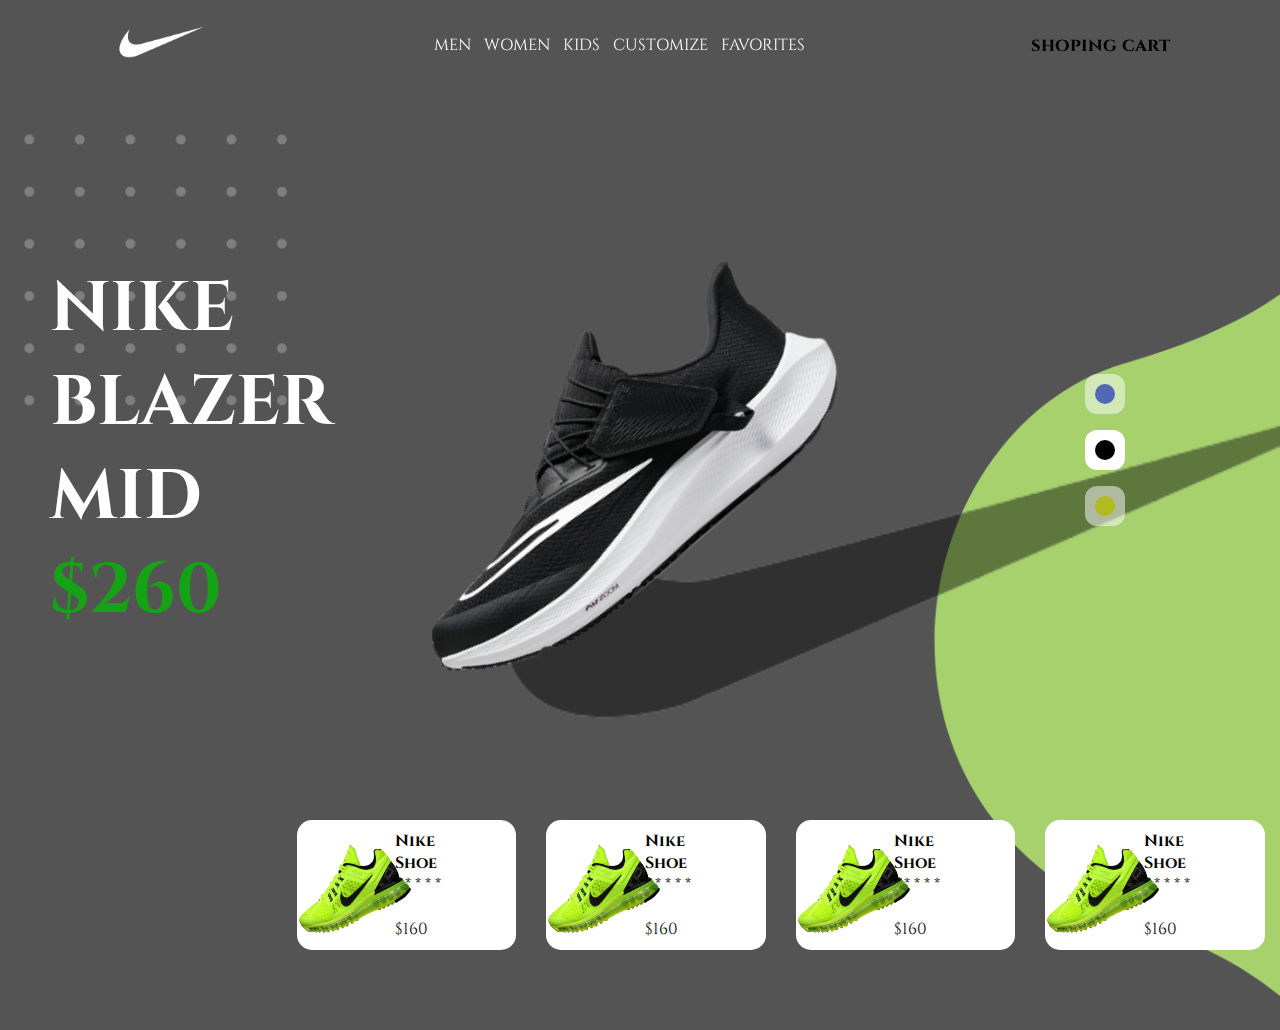
<file: product Landing Page (shoe)/html/index.html>
<!DOCTYPE html>
<html lang="en">
<head>
    <meta charset="UTF-8">
    <meta http-equiv="X-UA-Compatible" content="IE=edge">
    <meta name="viewport" content="width=device-width, initial-scale=1.0">

    <link rel="preconnect" href="https://fonts.googleapis.com"><link rel="preconnect" href="https://fonts.gstatic.com" crossorigin><link href="https://fonts.googleapis.com/css2?family=Roboto:wght@400;500;700&display=swap" rel="stylesheet">
    <link rel="preconnect" href="https://fonts.googleapis.com"><link rel="preconnect" href="https://fonts.gstatic.com" crossorigin><link href="https://fonts.googleapis.com/css2?family=Oswald:wght@400;500&display=swap" rel="stylesheet">
    <link rel="preconnect" href="https://fonts.googleapis.com"><link rel="preconnect" href="https://fonts.gstatic.com" crossorigin><link href="https://fonts.googleapis.com/css2?family=Cinzel:wght@500&display=swap" rel="stylesheet">

    <link rel="stylesheet" href="../css/style.css">
    <title>Ecommerce store</title>
</head>
<body>
    <div class="container">
        <nav class="nav_bar">   
            <div class="logo_container">
                <img src="../assets/images/vecteezy_nike-logo-black-clothes-design-icon-abstract-football-vector_10994232-removebg-preview.png" alt="">
            </div>
            <div class="nav_links_container">
                <ul class="nav_links">
                    <li><a href="#">MEN</a></li>
                    <li><a href="#">WOMEN</a></li>
                    <li><a href="#">KIDS</a></li>
                    <li><a href="#">CUSTOMIZE</a></li>
                    <li><a href="#">FAVORITES</a></li>
                </ul>
            </div>
            <div class="cart">
                <h3>shoping cart</h3>
            </div>
        </nav>
        <section class="sec_1">
            <div class="productName">
                <h1>NIKE</h1>
                <h1>BLAZER</h1>
                <h1>MID</h1>
                <h1 id="price">$260</h1>
            </div>
            
            <div class="productImage">
                <img src="../assets/images/product/pegasus-flyease-easy-on-off-road-running-shoes-RlnnC7-removebg-preview.png" alt="">
            </div>

            <div class="swatches">
                <div class="color"><div class="circle"></div></div>
                <div class="color"><div class="circle"></div></div>
                <div class="color"><div class="circle"></div></div>
            </div>

        </section>
        <section class="sec_2">
            <div class="tile">

            </div>
            <div class="card_container">
                <div class="card">
                    <div class="imgBx">
                        <img src="../assets/images/product/image.png" alt="">
                    </div>
                    <div class="desc">
                        <h4>Nike Shoe</h4>
                        <span>* * * * *</span>
                        <br>
                        <p>$160</p>
                    </div>
                </div>
                <div class="card">
                    <div class="imgBx">
                        <img src="../assets/images/product/image.png" alt="">
                    </div>
                    <div class="desc">
                        <h4>Nike Shoe</h4>
                        <span>* * * * *</span>
                        <br>
                        <p>$160</p>
                    </div>
                </div>
                <div class="card">
                    <div class="imgBx">
                        <img src="../assets/images/product/image.png" alt="">
                    </div>
                    <div class="desc">
                        <h4>Nike Shoe</h4>
                        <span>* * * * *</span>
                        <br>
                        <p>$160</p>
                    </div>
                </div>
                <div class="card">
                    <div class="imgBx">
                        <img src="../assets/images/product/image.png" alt="">
                    </div>
                    <div class="desc">
                        <h4>Nike Shoe</h4>
                        <span>* * * * *</span>
                        <br>
                        <p>$160</p>
                    </div>
                </div>
            </div>
        </section>

    </div>
</body>
</html>
</file>
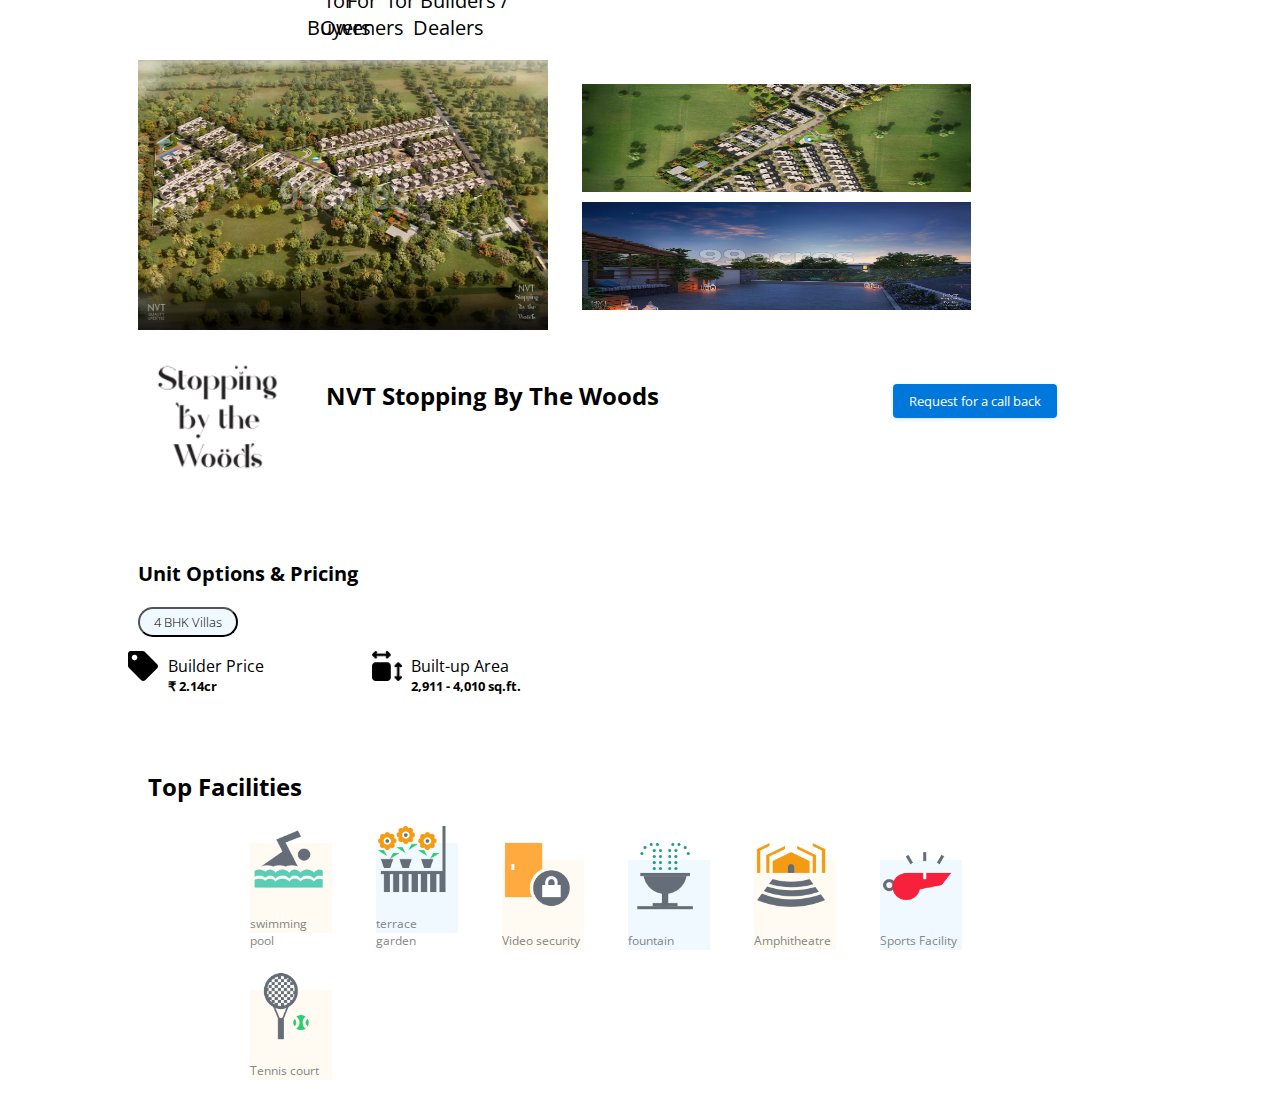
<file: real_estate/html/property1.html>
<!DOCTYPE html>
<html>
    <head>
        <meta charset="utf-8">
        <meta name="viewport" content="width=device-width, initial-scale=1">
        <link rel="stylesheet" href="../css/top.css">
        <link href="https://fonts.googleapis.com/css2?family=Open+Sans:wght@700&display=swap" rel="stylesheet">
    </head>

    <body>
        <!-- nav start -->
        <div class="navbar1">
            <div class="col">
                <div class="logo">

                </div>
            </div>
            
            <div class="col">

            </div>

            <div class="col"> 
                <div class="col_1">
                    <a href="#" class="nav_link">for Buyers</a>                    
                </div>
                        
                <div class="col_1">
                    <a href="#" class="nav_link">For Oweners</a>
                </div>
            </div>
            
            <div class="col"> 
                <a href="#" class="nav_link">for Buliders / Dealers</a>                
            </div>

            <div class="col"> 
                <a href="#" class="nav_links">Login</a>
            </div>
        </div>
        <!-- nav end -->

        <!-- image gallery -->
        <div class="gallery_container">
            <div class="gallery_img">
                <img src="../assets/prop1_img1.jpg" alt="">
            </div>
            <div class="gallery_img">
                <div class="gallery_img2">
                    <img src="../assets/prop1_img2.jpg" alt="">
                </div>
                <div class="gallery_img2">
                    <img src="../assets/prop1_img3.jpg" alt="">
                </div>
            </div>
        </div>
        <!-- image gallery -->

        <!-- name section -->
        <div class="name_section_contianer">
            <div class="logo_sec">
                <img src="../assets/porp_logo1.png" alt="">
            </div>
            <div class="name_sec">  
                <div class="name_sec_txt">
                    <h2>NVT Stopping By The Woods </h2>
                </div>
                <button class="request">Request for a call back</button>
            </div>  
        </div>
        <!-- name section -->
        

        <div class="spacer"></div>

        <div class="info_body">
            <div class="unit">
                <h1>Unit Options & Pricing</h1>
                <button class="bhk">4 BHK Villas</button>
            </div>

            <div class="price_info">
                <div class="sec1">
                    <div class="img_tag">
                        <img src="../assets/tag-solid.svg" alt="">
                    </div>
                </div>

                <div class="sec2">
                    <p>Builder Price</p>
                    <h5>₹ 2.14cr</h5>
                </div>

                <div class="sec1">
                    <div class="img_tag">
                        <img class="icon2"  src="../assets/area.png" alt="">
                    </div>
                </div>

                <div class="sec2">
                    <p>Built-up Area</p>
                    <h5>2,911 - 4,010 sq.ft.</h5>
                </div>

            </div>

            <div class="top_facilities_container">
                <h2>Top Facilities</h2>

                <div class="facilities_aligner">
                    <div class="facilitY_card">
                        <img src="../assets/swimming_pool.png" alt="">
                        <p>swimming pool</p>
                    </div>
                    <div class="facilitY_card2">
                        <img src="../assets/terrace_garden.png" alt="">
                        <p>terrace garden</p>
                    </div>
                    <div class="facilitY_card">
                        <img src="../assets/video_security.png" alt="">
                        <p>Video security</p>
                    </div>
                    <div class="facilitY_card2">
                        <img src="../assets/fountain.png" alt="">
                        <p>fountain</p>
                    </div>
                    <div class="facilitY_card">
                        <img src="../assets/amphitheatre.png" alt="">
                        <p>Amphitheatre</p>
                    </div>
                    <div class="facilitY_card2">
                        <img src="../assets/sports_facility.png" alt="">
                        <p>Sports Facility</p>
                    </div>
                    <div class="facilitY_card">
                        <img src="../assets/lawn_tennis_court.png" alt="">
                        <p>Tennis court</p>
                    </div>
                </div>
            </div>
        </div>
    </body>
</html>
</file>
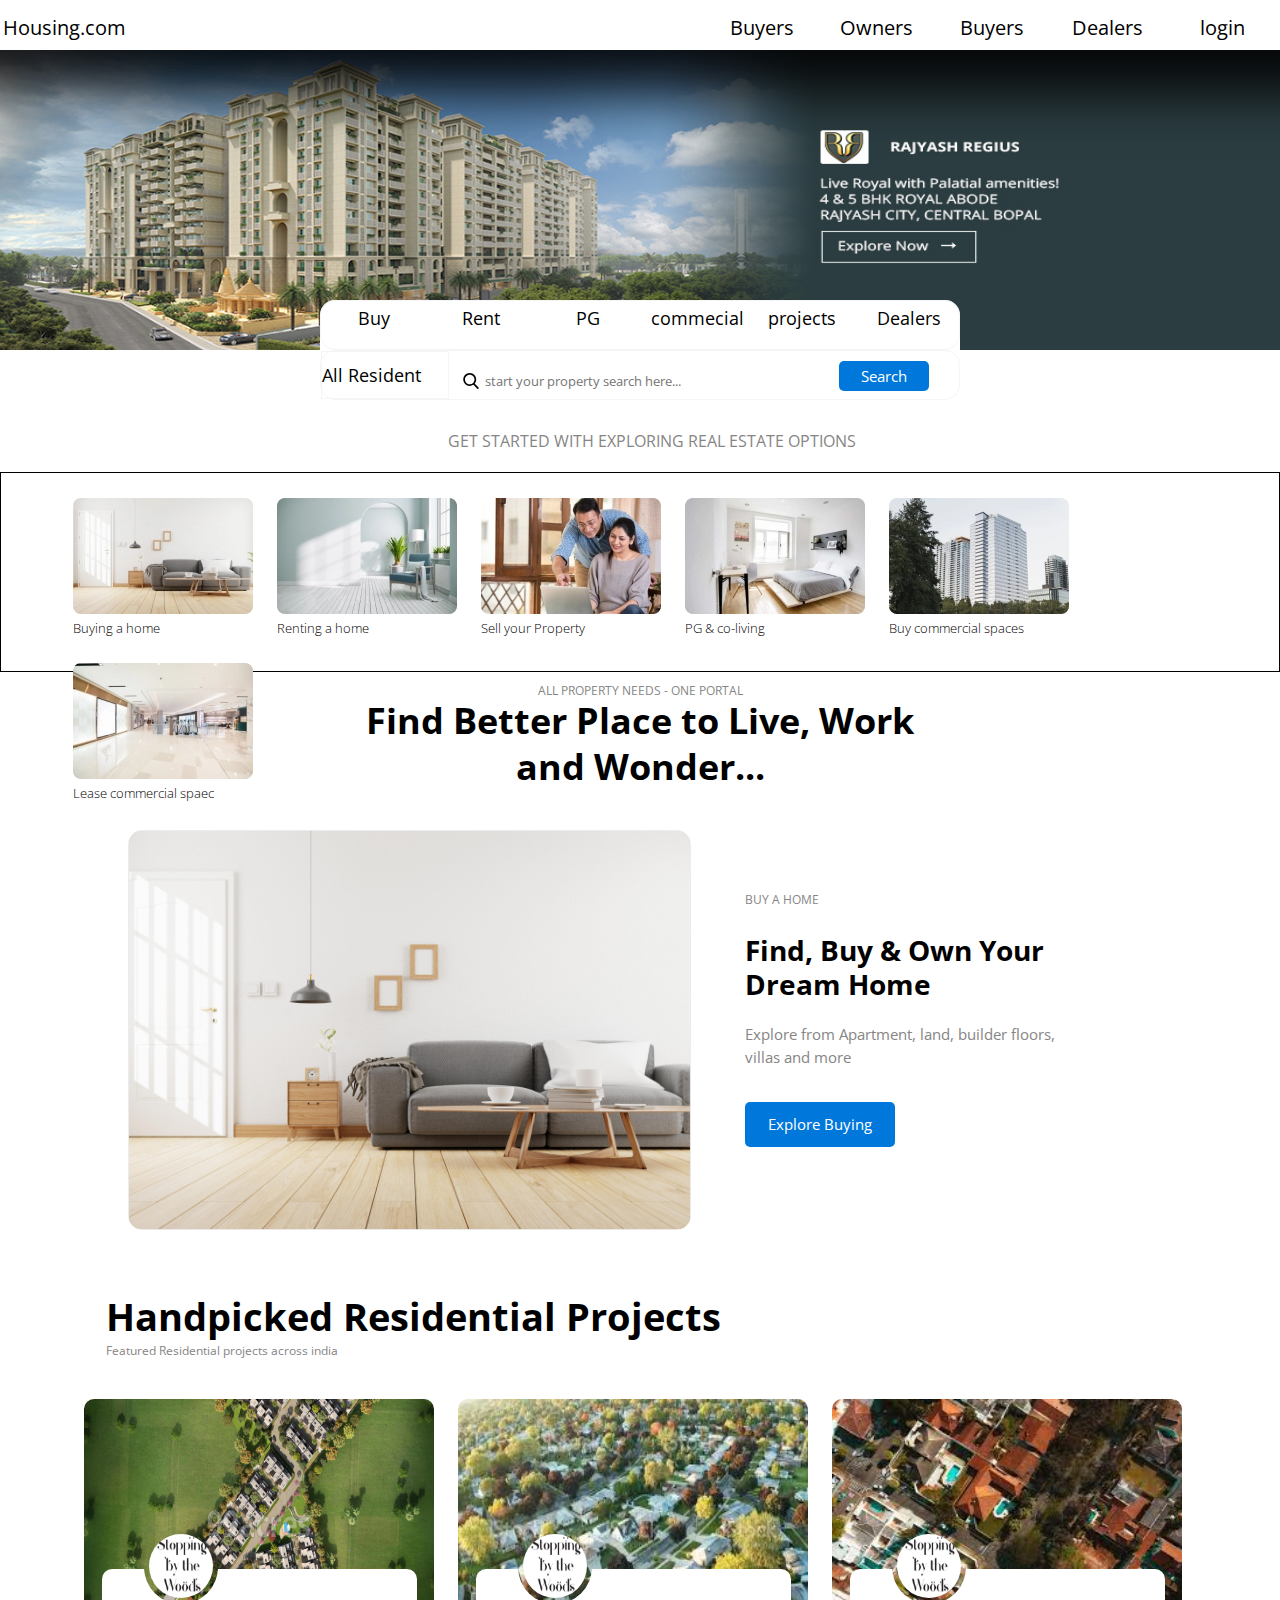
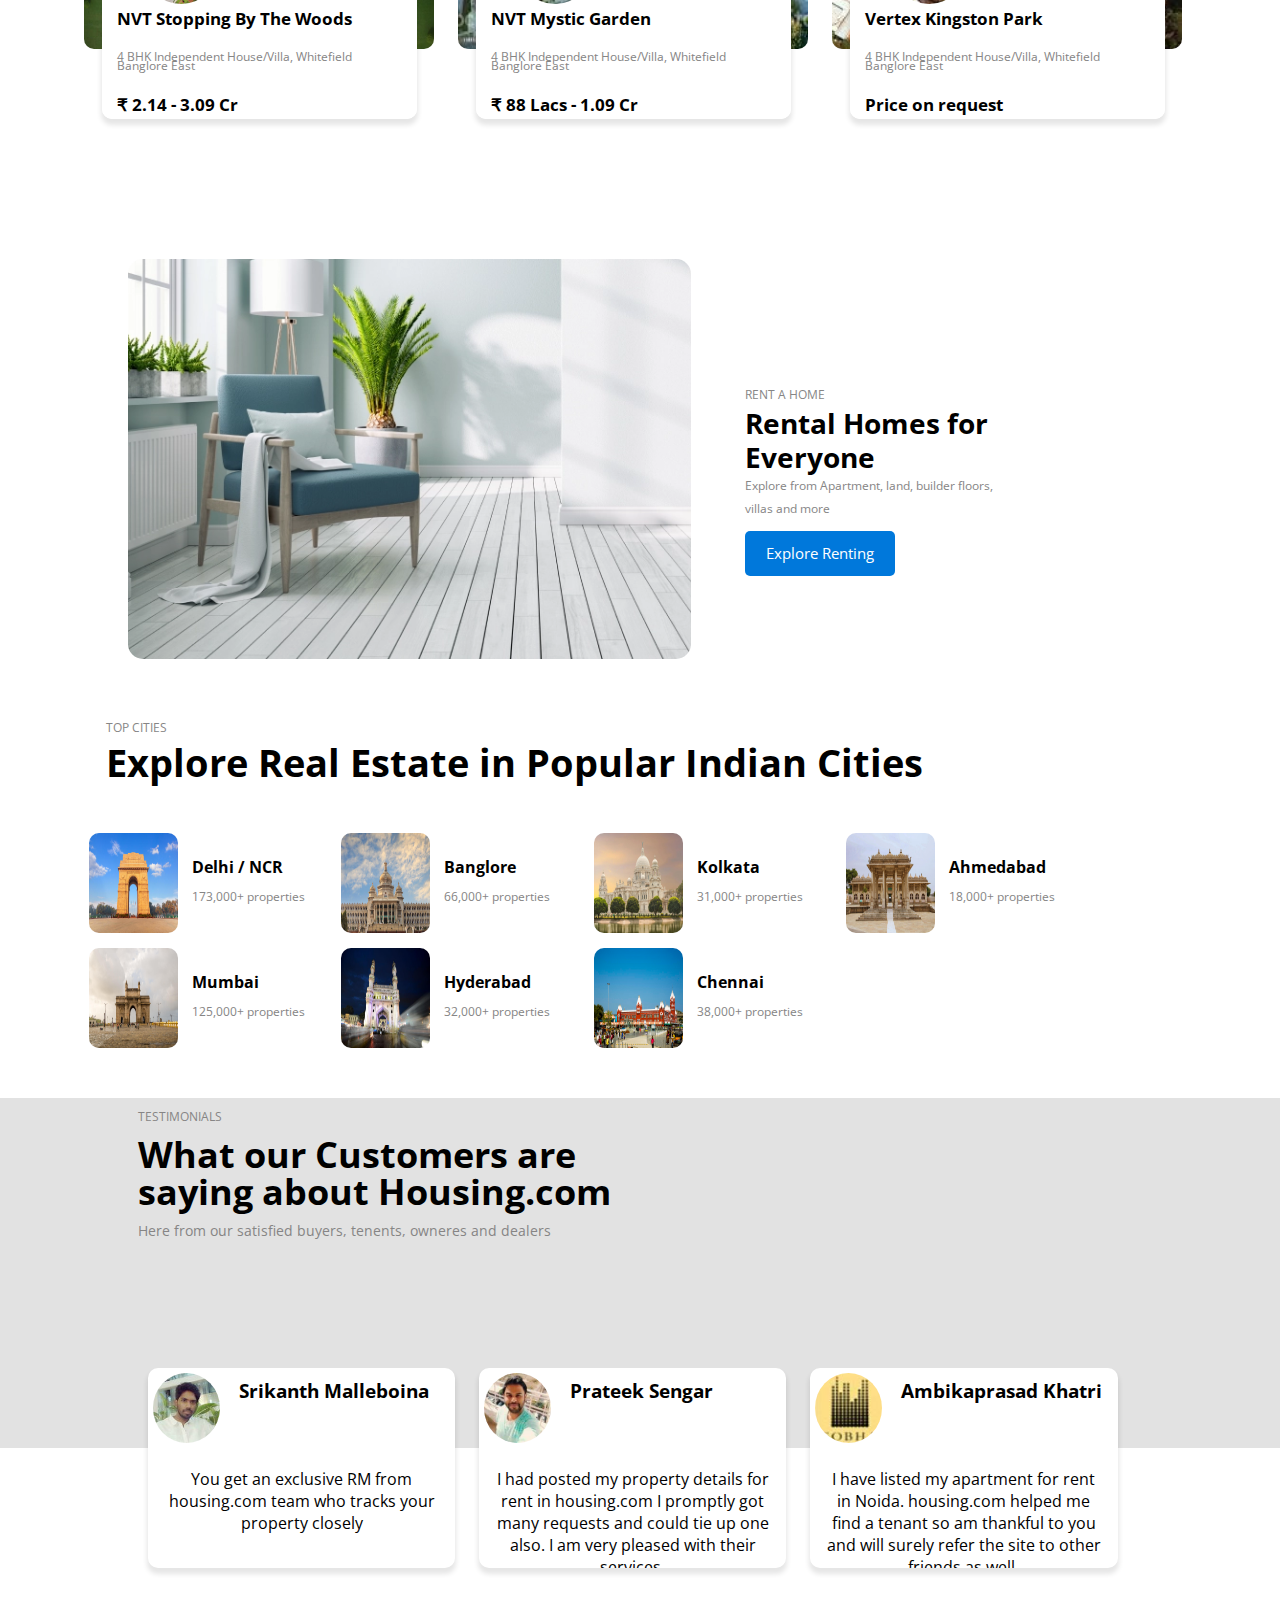
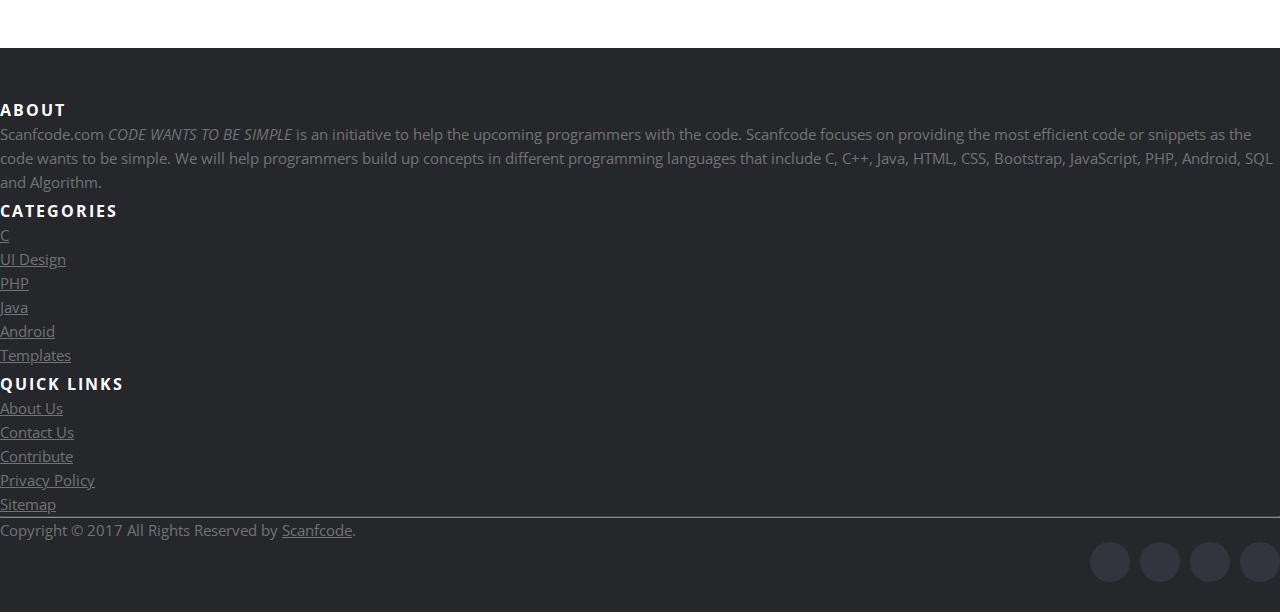
<file: real_estate/html/top.html>
<!DOCTYPE html>
<html class="no-js" lang="en">
    <head>
        <meta charset="utf-8">
        <meta name="viewport" content="width=device-width, initial-scale=1">
        <link rel="stylesheet" href="../css/top.css">
        <link href="https://fonts.googleapis.com/css2?family=Open+Sans:wght@700&display=swap" rel="stylesheet">
    </head>

    <body>
        <!-- nav start -->
        <div class="navbar1">
            <div class="col">
                <div class="logo">
                    <a href="#" class="nav_link">Housing.com</a>
                </div>
            </div>

            <div class="col_container"> 
                <div class="col_1">
                    
                </div>
                <div class="col_1">

                </div>
                <div class="col_1">

                </div>
                <div class="col_1">

                </div>
                <div class="col_1">

                </div>
                <div class="col_1">
                    <a href="#" class="nav_link">Buyers</a>                    
                </div>
                        
                <div class="col_1">
                    <a href="#" class="nav_link">Owners</a>
                </div>

                <div class="col_1">
                    <a href="#" class="nav_link">Buyers</a>                    
                </div>
                        
                <div class="col_1">
                    <a href="#" class="nav_link">Dealers</a>
                </div>

                <div class="col_1">
                    <a href="#" class="nav_link">login</a>
                </div>
            </div>
        </div>
        <!-- nav end -->


        <!-- banner start-->
        <div class="banner_container">
            <img class="gfg" src="../assets/banner2.png">
        </div>
        <!-- banner end-->

        <!-- nav2 start-->
        <div class="navbar2">

            <div class="nav_2"> 
                <div class="nav2_link">
                    <a href="#" class="nav2_link_txt">Buy</a>
                </div>
                <div class="nav2_link">
                    <a href="#" class="nav2_link_txt">Rent</a>
                </div>
                <div class="nav2_link">
                    <a href="#" class="nav2_link_txt">PG</a>
                </div>
                <div class="nav2_link">
                    <a href="#" class="nav2_link_txt">commecial</a>
                </div>
                <div class="nav2_link">
                    <a href="#" class="nav2_link_txt">projects</a>
                </div>  
                <div class="nav2_link">
                    <a href="#" class="nav2_link_txt">Dealers</a>
                </div>
            </div>            
            <div class="nav_2">
                <div class="nav2_link2">
                    <a class="nav2_link_txt" href="#">All Resident</a>
                </div>
                <div class="serachBox">
                    <img class="search-icon" src="[data-uri]" />
                    <input type="search" placeholder="start your property search here..."/>
                </div>
                <input type="button" name="search" id="search_btn" value="Search">
            </div>            
        </div>
        <!-- nav2 end -->

        <div class="section">
            <p>GET STARTED WITH EXPLORING REAL ESTATE OPTIONS</p>
        </div>
        
        <div class="card_container">
            <div class="cardaligner">
                <div class="card">
                    <img src="../assets/smol_banner1.webp" alt="">
                    <p>Buying a home</p>
                </div>
                <div class="card">
                    <img src="../assets/smol_banner2.webp" alt="">
                    <p>Renting a home</p>
                </div>
                <div class="card">
                    <img src="../assets/smol_banner3.webp" alt="">
                    <p>Sell your Property</p>
                </div>
                <div class="card">
                    <img src="../assets/smol_banner4.webp" alt="">
                    <p>PG & co-living</p>
                </div>
                <div class="card">
                    <img src="../assets/smol_banner5.webp" alt="">
                    <p>Buy commercial spaces</p>
                </div>
                <div class="card">
                    <img src="../assets/smol_banner6.webp" alt="">
                    <p>Lease commercial spaec</p>
                </div>
            </div>
        </div>

        <div class="section_2">
            <p>ALL PROPERTY NEEDS - ONE PORTAL</p>
        </div>

        <div class="bold_sec">
            <h1>Find Better Place to Live, Work</h1>
            <br>
            <h1>and Wonder...</h1>
        </div> <br>

        <div class="buy_sec_container">
            <div class="buy_sec">
                <img src="../assets/buy_sec.png" alt="">

                <div class="text_sec">
                    <p>BUY A HOME</p> <br> <br>
                    <h2>Find, Buy & Own Your</h2> <br>
                    <h2>Dream Home</h2> <br> <br>
                    <p id="p2">Explore from Apartment, land, builder floors,</p> <br>
                    <p id="p2">villas and more</p> <br> <br>
                    <input type="button" name="Explore Buying" id="exp_buy" value="Explore Buying"/>
                </div>
            </div>
        </div>
        
        <div class="bold_sec2">
            <h1>Handpicked Residential Projects</h1>
            <p>Featured Residential projects across india</p>
        </div>

        <!-- property card start -->
        <div class="prop_card_container">
            <div class="prop_card">
                <div class="img_box">
                    <img src="../assets/prop1.jpg" alt="">
                </div>
                <div class="txt_box">
                    <div class="txt">
                        <h3>NVT Stopping By The Woods</h3> <br>
                        <p>4 BHK Independent House/Villa, Whitefield
                        Banglore East</p><br>
                        <h3>₹ 2.14 - 3.09 Cr</h3>
                    </div>
                </div>

                <img src="../assets/porp_logo1.png" alt="" class="prop_logo">
                
            </div>

            <div class="prop_card">
                <div class="img_box">
                    <img src="../assets/prop2.jpg" alt="">
                </div>
                <div class="txt_box">
                    <div class="txt">
                        <h3>NVT Mystic Garden</h3> <br>
                        <p>4 BHK Independent House/Villa, Whitefield</p>
                        <p>Banglore East</p> <br>
                        <h3>₹ 88 Lacs - 1.09 Cr</h3>
                    </div>
                </div>

                <img src="../assets/porp_logo1.png" alt="" class="prop_logo">
                
            </div>

            <div class="prop_card">
                <div class="img_box">
                    <img src="../assets/prop3.jpg" alt="">
                </div>
                <div class="txt_box">
                    <div class="txt">
                        <h3>Vertex Kingston Park</h3> <br>
                        <p>4 BHK Independent House/Villa, Whitefield</p>
                        <p>Banglore East</p> <br>
                        <h3>Price on request</h3>
                    </div>
                </div>

                <img src="../assets/porp_logo1.png" alt="" class="prop_logo">
                
            </div>
        </div>
        <!-- property card end -->

        <div class="buy_sec_container">
            <div class="buy_sec">
                <img src="../assets/rent_banner.webp" alt="">

                <div class="text_sec">
                    <p>RENT A HOME</p> <br>
                    <h2>Rental Homes for</h2> <br>
                    <h2>Everyone    </h2> <br>
                    <p>Explore from Apartment, land, builder floors,</p> <br>
                    <p>villas and more</p> <br>
                    <input type="button" name="Explore Buying" id="exp_buy" value="Explore Renting"/>
                </div>
            </div>
        </div>

        <div class="bold_sec2">
            <p>TOP CITIES</p>
            <h1>Explore Real Estate in Popular Indian Cities</h1>
        </div>

        <div class="cities_container">
            <div class="cities_card">
                <div class="city_img">
                    <img src="../assets/city1.jpg" alt="">
                </div>
                <div class="city_txt_box">
                    <div class="city_txt">
                        <h2>Delhi / NCR</h2> 
                        <p>173,000+ properties</p>
                    </div>
                </div>
            </div>
            <div class="cities_card">
                <div class="city_img">
                    <img src="../assets/city2.jpg" alt="">
                </div>
                <div class="city_txt_box">
                    <div class="city_txt">
                        <h2>Banglore</h2>
                        <p>66,000+ properties</p>
                    </div>
                </div>
            </div>
            <div class="cities_card">
                <div class="city_img">
                    <img src="../assets/city3.jpg" alt="">
                </div>
                <div class="city_txt_box">
                    <div class="city_txt">
                        <h2>Kolkata</h2>
                        <p>31,000+ properties</p>
                    </div>
                </div>
            </div>
            <div class="cities_card">
                <div class="city_img">
                    <img src="../assets/city4.jpg" alt="">
                </div>
                <div class="city_txt_box">
                    <div class="city_txt">
                        <h2>Ahmedabad</h2>
                        <p>18,000+ properties</p>
                    </div>
                </div>
            </div>
            <div class="cities_card">
                <div class="city_img">
                    <img src="../assets/city5.jpg" alt="">
                </div>
                <div class="city_txt_box">
                    <div class="city_txt">
                        <h2>Mumbai</h2>
                        <p>125,000+ properties</p>
                    </div>
                </div>
            </div>
            <div class="cities_card">
                <div class="city_img">
                    <img src="../assets/city6.jpg" alt="">
                </div>
                <div class="city_txt_box">
                    <div class="city_txt">
                        <h2>Hyderabad</h2>
                        <p>32,000+ properties</p>
                    </div>
                </div>
            </div>
            <div class="cities_card">
                <div class="city_img">
                    <img src="../assets/city7.jpg" alt="">
                </div>
                <div class="city_txt_box">
                    <div class="city_txt">
                        <h2>Chennai</h2>
                        <p>38,000+ properties</p>
                    </div>
                </div>
            </div>
        </div>

        <div class="strip_sec">
            <div class="strip_content">
                <p>TESTIMONIALS</p> <br>
                <h1>What our Customers are</h1> <br>
                <h1>saying about Housing.com</h1> <br>
                <p id="p3">Here from our satisfied buyers, tenents, owneres and dealers</p>
            </div>     
        </div>

        <div class="testimonials_container">
            <div class="testimonial">
                <div class="profile">
                    <div class="profile_img">
                        <img src="../assets/test_user1.jfif" alt="">
                    </div>
                    <div class="name">
                        <div class="name_txt">
                            <h3>Srikanth Malleboina</h3>
                        </div>
                    </div>
                </div>
                <div class="testimonial_content">
                    <p>You get an exclusive RM from housing.com team who tracks your property closely</p>
                </div>
            </div>
            <div class="testimonial">
                <div class="profile">
                    <div class="profile_img">
                        <img src="../assets/test_user2.jfif" alt="">
                    </div>
                    <div class="name">
                        <div class="name_txt">
                            <h3>Prateek Sengar</h3>
                        </div>
                    </div>
                </div>
                <div class="testimonial_content">
                    <p>I had posted my property details for rent in housing.com I promptly got many requests and could tie up one also. I am very pleased with their services.</p>
                </div>
            </div>
            <div class="testimonial">
                <div class="profile">
                    <div class="profile_img">
                        <img src="../assets/test_user3.jfif" alt="">
                    </div>
                    <div class="name">
                        <div class="name_txt">
                            <h3>Ambikaprasad Khatri</h3>
                        </div>
                    </div>
                </div>
                <div class="testimonial_content">
                    <p>I have listed my apartment for rent in Noida.
                        housing.com helped me find a tenant so am thankful to you and will surely refer the site to other friends as well.
                        
                        </p>
                </div>
            </div>
        </div>

          <!-- Site footer -->
    <footer class="site-footer">
        <div class="container">
          <div class="row">
            <div class="col-sm-12 col-md-6">
              <h6>About</h6>
              <p class="text-justify">Scanfcode.com <i>CODE WANTS TO BE SIMPLE </i> is an initiative  to help the upcoming programmers with the code. Scanfcode focuses on providing the most efficient code or snippets as the code wants to be simple. We will help programmers build up concepts in different programming languages that include C, C++, Java, HTML, CSS, Bootstrap, JavaScript, PHP, Android, SQL and Algorithm.</p>
            </div>
  
            <div class="col-xs-6 col-md-3">
              <h6>Categories</h6>
              <ul class="footer-links">
                <li><a href="http://scanfcode.com/category/c-language/">C</a></li>
                <li><a href="http://scanfcode.com/category/front-end-development/">UI Design</a></li>
                <li><a href="http://scanfcode.com/category/back-end-development/">PHP</a></li>
                <li><a href="http://scanfcode.com/category/java-programming-language/">Java</a></li>
                <li><a href="http://scanfcode.com/category/android/">Android</a></li>
                <li><a href="http://scanfcode.com/category/templates/">Templates</a></li>
              </ul>
            </div>
  
            <div class="col-xs-6 col-md-3">
              <h6>Quick Links</h6>
              <ul class="footer-links">
                <li><a href="http://scanfcode.com/about/">About Us</a></li>
                <li><a href="http://scanfcode.com/contact/">Contact Us</a></li>
                <li><a href="http://scanfcode.com/contribute-at-scanfcode/">Contribute</a></li>
                <li><a href="http://scanfcode.com/privacy-policy/">Privacy Policy</a></li>
                <li><a href="http://scanfcode.com/sitemap/">Sitemap</a></li>
              </ul>
            </div>
          </div>
          <hr>
        </div>
        <div class="container">
          <div class="row">
            <div class="col-md-8 col-sm-6 col-xs-12">
              <p class="copyright-text">Copyright &copy; 2017 All Rights Reserved by 
           <a href="#">Scanfcode</a>.
              </p>
            </div>
  
            <div class="col-md-4 col-sm-6 col-xs-12">
              <ul class="social-icons">
                <li><a class="facebook" href="#"><i class="fa fa-facebook"></i></a></li>
                <li><a class="twitter" href="#"><i class="fa fa-twitter"></i></a></li>
                <li><a class="dribbble" href="#"><i class="fa fa-dribbble"></i></a></li>
                <li><a class="linkedin" href="#"><i class="fa fa-linkedin"></i></a></li>   
              </ul>
            </div>
          </div>
        </div>
  </footer>
    </body>
</html>
</file>
<file: product Landing Page (shoe)/css/style.css>
@import url('https://fonts.googleapis.com/css2?family=Roboto:wght@400;500;700&display=swap');
@import url('https://fonts.googleapis.com/css2?family=Oswald:wght@400;500&display=swap');
@import url('https://fonts.googleapis.com/css2?family=Cinzel:wght@500&display=swap');


*{
    box-sizing: border-box;
    margin: 0;
    padding: 0;
}

body{
    font-family: 'Roboto', sans-serif;
    font-family: 'Oswald', sans-serif;
    font-family: 'Cinzel', serif;
    font-weight: 400;
    overflow-x: hidden;
}

a{
    text-decoration: none;
    color: white;
}

.container{
    min-width: 100vw;
    min-height: 100vh;
    display: flex;
    flex-direction: column;
    background-image: url(../assets/images/Untitled\ design.png);
    background-repeat: no-repeat;
    background-size: cover;
}

.nav_bar{
    display: flex;
    position: fixed;
    flex-direction: row;
    justify-content: space-around;
    align-items: center;
    height: 90px;
    max-height: 90px;
    width: 100vw;
    background: transparent;
    z-index: 2;
}

.logo_container{
    height: 100%;
    overflow: hidden;
}

.logo_container > img{
    width: 100%;
    height: 90%;
    filter: invert();
}

.nav_links_container{
    width: 30%;
    display: flex;
    justify-content: start;
    
}

.nav_links{
    list-style-type: none;
    width: 100%;
    display: flex;
    justify-content: space-around;
}

.nav_links > li{
    float: left;
}

.sec_1{
    min-width: 100%;
    min-height: 100vh;
    background-color: transparent;
    z-index: 1;
    display: flex;
    flex-direction: row;
    justify-content: space-around;
    align-items: center;
}

.productName{
    display: flex;
    flex-direction: column;
}

.productName > h1{
    color: white;
    font-size: 70px;
}

#price{
    color: rgb(21, 163, 21);
}

.productImage{
    overflow: hidden;
    display: flex;
    justify-content: start;
    
}

.productImage > img{
    transform: scale(1.3) rotate(-40deg) translate(-40px, -50px);

}

.swatches{
    width: 250px;
    display: flex;
    flex-direction: column;
    justify-content: center;
    align-items: center;
    gap: 1rem;
}

.color{
    background-color: white;
    width: 40px;
    height: 40px;
    border-radius: 12px;
    opacity: 50%;
    display: flex;
    justify-content: center;
    align-items: center;
}

.circle{
    width: 50%;
    height: 50%;
    border-radius: 50%;
}

.color:nth-child(1) > .circle{
    background-color: blue;
}
.color:nth-child(2) > .circle{
    background-color: black;
}
.color:nth-child(3) > .circle{
    background-color: yellow;
}

.color:nth-child(2){
    opacity: 100%;
}

.sec_2{
    width: 100%;
    height: 130px;
    display: flex;
    flex-direction: row;
    gap: 2rem;
    justify-content: space-between;
}

.tile{
    width: 20%;
}

.card_container{
    width: 80%;
    display: flex;
    flex-direction: row;
    justify-content: space-around;
}

.card{
    height: 100%;
    width: 22%;
    background-color: white;
    position: relative;
    bottom: 80px;
    display: flex;
    justify-content: space-between;
    flex-direction: row;
    border-radius: 15px;
}

.imgBx{
    width: 45%;
    height: 100%;
    border-radius: 15px 0 0 15px;
    transition: 0.5s ease-in-out;
}

.imgBx img{
    width: 100%;
    height: 100%;
    transform:  rotate(-25deg) scale(1.2);
    transition: 0.5s ease-in-out;
}

.card:hover .imgBx{
    transform: translateY(-50px);
}

.card:hover .imgBx img{
    transform: translate(-2px, 1px) rotate(0deg) scale(1.4);
}

.desc{
    display: flex;
    margin-right: 35px;
    flex-direction: column;
    align-items: left;
    justify-content: center;
}
</file>
<file: real_estate/css/top.css>
* {
    box-sizing: border-box;
    margin: 0%;
    font-family: "Open Sans",Arial,Helvetica,sans-serif     
}
.navbar1{
    width: 100%;
    height: 50px;
    font-size: 0px;
    
}

.col{
    height: 100%;
    width: 10%;   
    display: inline-block;    
    text-align: center;
   
}

.col_container{
 height: 100%;
 width: 90%;
 
 display: inline-block;
 
}

.col_1{
    text-align: center;
    height: 100%;
    width: 10%;
    display: inline-block;
   
    
}


.nav_link{
    display: inline-block;
    font-size: 20px;
    color: black;
    position: relative;
    bottom: 15px;
    text-decoration: none;
}

.banner_container{
    height: 300px;
    width: 100%;
    overflow: hidden;
    
}


.gfg{
    position: relative;
    right: 900px;
    width: 250%;

    height: inherit;
}

.navbar2{
    border-radius: 15px;
    width: 50%;
    height: 100px;
    position: relative;
    margin: auto;
    top: -50px;
    background: white;
    align-content: center;
}

.nav_2{
    height: 50%;
    width: 100%;
    border: solid 1px whitesmoke;
    border-radius: 15px;   
    align-items: center;
    vertical-align: center;
    box-shadow: black;
}

.nav2_link{
    
    border-radius: 15px;
    height: 100%;
    width: 15.5%;
    display: inline-block;
    margin-left: 4px;
    vertical-align: middle;
    padding: 5px;
    text-align: center;
}

.nav2_link_txt{
    color: black;
    width: auto;
    text-decoration: none;
    font-size: 18px;
    text-align: center;
}

.nav2_link2{
    border: solid 1px whitesmoke;
    height: 100%;
    width: 20%;
    display: inline-block;
    align-content: center;
}

.serachBox{
   
    border-radius: 15px;
    height: 100%;
    width: 50%;
    display: inline-block;
}

.serachBox > img{
    position: relative;
    top: 7px;
    left: 10px;
}

.serachBox > input{
    width: 80%;
    height: 25px;
    position: relative;
    top: 4px;
    left: 10px;
    border: none;
}

#search_btn{
    float: right;
    margin-right: 30px;
    width: 90px;
    height: 30px;
    position: relative;
    top: 10px;
    background: #0078DB;
    color: white;
    border: none;
    border-radius: 5px;
    font-size: 15px;
}

.section{
    position: relative;
    top: -20px;
    width: 50%;
    margin: auto;
}

.section > p{
    color: rgb(134, 133, 133);
    padding-left: 20%;
}

.card_container{
    border: solid 1px black;
    width: 100%;
    height: 200px;
    /* margin: auto; */
    align-self: center;
}

.cardaligner{
   
    width: 95%;
    height: 95%;
    margin: auto;
    margin-top: 10px;
}

.card{
    
    border-radius: 15px;
    width: 160px;
    height: 80%;
    margin-top: 15px;
    margin-left: 40px;
    display: inline-block;   
}

.card > p{
    font-size: 13px;
    font-weight: lighter;
}

.section_2{
    width: 50%;
   font-size: 12px;
    margin: auto;
    margin-top: 10px;
    text-align: center;
}

.section_2 > p{
    color: rgb(134, 133, 133);
}


.bold_sec{
   font-size: 18px;
    width: 80%;
    margin: auto;
    margin-top: 10px;
    text-align: center;
    line-height: 23px;
}

.buy_sec_container{
    border-radius: 15px;   
    height: 400px;
    width: 80%;
    margin: auto;
    margin-top: 30px;
}

.buy_sec{
    height: inherit;
    vertical-align: center;
}

.buy_sec > img{
    border-radius: 15px;
    height: 100%;
    width: 55%;
    display: inline-block;
}

.text_sec{
    width: 40%;
    display: inline-block;
    position: relative;
    top: -100px;
    left: 50px;
}

.text_sec > p{
    font-size: 12px;
    color: rgb(134, 133, 133);
    line-height: 1px;
}

.text_sec > h2{
    font-size: 28px;
    line-height: 12px;
}

#p2{
    font: lighter;
    font-size: 15px;
}

#exp_buy{
     border-radius: 8px;
     width: 150px;
     height: 45px;
     background: #0078DB;
     color: white;
     border: none;
     border-radius: 5px;
     font-size: 15px;   
     text-align: center;
}

.bold_sec2{
     width: 85%;
     margin: auto;
     margin-top: 50px;
     padding: 10px;
        
}

.bold_sec2 > p{
    color: rgb(134, 133, 133);
    font-size: 12px;
}

.bold_sec2 > h1{
    font-size: 38px;
}

.prop_card_container{
   
    width: 90%;
    margin: auto;
    margin-top: 30px;
    height: 430px;
}

.prop_card{

    border-radius: 10px;
    height: 400px;
    width: 350px;
    display: inline-block;
    margin-left: 20px;
}

.img_box{
    width: 100%;
    height: 250px;
    border-radius: 10px;
}

.img_box > img{
    width: inherit;
    height: inherit;
    border-radius: 10px;
}

.txt_box{
  
    border-radius: 10px;
    height: 150px;
    width: 90%;
    margin: auto;
    position: relative;
    top: -20%;
    overflow: hidden;
    z-index: 1;
    box-shadow: 0 5px 5px 1px rgb(0 0 0 / 10%);
}

.txt > h3{
    
    font-size: 17px;
}

.txt> p{
    line-height: 10px;
    font-size: 12px;
    color: rgb(134, 133, 133);
}

.txt_box::before{
    content: '';
    position: absolute;
    border-radius: 50%;
    box-shadow: 0px 0px 0px 9999px #ffff;
    z-index: 0;
    border-radius: 50%;
    box-shadow: 0px 0px 0px 9999px #ffff;
    bottom: 115px;
    left: 42px;
    right: auto;
    width: 74px;
    height: 74px;
}



.prop_logo{
    border-radius: 50%;
    width: 64px;
    height: 64px;
    z-index: 2;
    position: relative;
    left: 65px;
    bottom: 265px;
}

.prop_logo > img{
    width: inherit;
    height: inherit;
    border-radius: 50%;
}


.txt{
   
    width: 90%;
    margin: auto;
    position: relative;
    top: 25%;
}


.txt > p{
    line-height: 80%;
}

.cities_container{
   
    border-radius: 10px;
    width: 90%;
    height: 250px;
    margin: auto;
    margin-top: 30px;
    padding: 5px;
}

.cities_card{
   
    border-radius: 10px;
    width: 20%;
    height: 100px;
    display: inline-block;
    margin-left: 20px;
    margin-bottom: 15px;
}

.city_img{
   
    border-radius: 10px;
    width: 39%;
    height: inherit;
    display: inline-block;
}

.city_img > img{
    border-radius: 10px;
    width: 100%;
    height: 100%;
}

.city_txt_box{
   
    border-radius: 10px;
    display: inline-block;
    height: 100%;
    width: 59%;
    position: relative;
    bottom: 57px;
}

.city_txt{
    padding: 10px;
    position: relative;
    top: 25%;
}

.city_txt > h2{
    font-size: 16px;
}

.city_txt > p{
    margin-top: 10px;
    font-size: 12px;
    color: rgb(134, 133, 133);
}

.strip_sec{
   
    width: 100%;
    height: 350px;
    background: rgb(226, 226, 226);
}

.strip_content{
    padding: 10px;
    width: 80%;
    height: 180px;
    margin: auto;
    margin-top: 20px;
}

.strip_content > p{
    color: rgb(134, 133, 133);
    font-size: 12px;
}

.strip_content > h1{
    font-size: 36px;
    line-height: 15px;
}

#p3{
    font-size: 14px;
}

.testimonials_container{
    
    width: 80%;
    height: 200px;
    margin: auto;
    position: relative;
    bottom: 80px;
}

.testimonial{
   
    border-radius: 10px;
    box-shadow: 0 5px 5px 1px rgb(0 0 0 / 10%); 
    width: 30%;
    height: 200px;
    display: inline-block;
    margin-left: 20px;
    background: white;
}

.profile{
   
    border-radius: 10px;
    width: 100%;
    height: 40%;
    
}

.profile_img{
    display: inline-block;
    border-radius: 50%;
    width: 25%;
    height: 100%;
    padding: 5px;
}

.profile_img > img{
    border-radius: 50%;
    width: 100%;
    height: 100%;
}

.name{
  
    display: inline-block;
    width: 73%;
    height: 100%;
    position: relative;
    bottom: 50%;
}

.name_txt{
   
    width: 100%;
    overflow: hidden;
    position: relative;
    padding-left: 10px;
}

.testimonial_content{
   
    border-radius: 10px;
    text-align: center;
    width: 90%;
    margin: auto;
    margin-top: 20px;
    height: 100px;
    overflow: hidden;
}

.footer_container{
    width: 100%;
    height: 400px;
    background: black;
}

.gallery_container{
    width: 80%;
    margin: auto;
    
    height: 300px;
}

.gallery_img{
    width:40%;
    margin: 10px;
    height: 90%;
    display: inline-block;
}

.gallery_img > img{
    width: 100%;
    height: 100%;
}

.gallery_img2{
   
    width: 95%;
    height: 40%;
    margin: 10px;
    position: relative;
    bottom: 20px;
}

.gallery_img2 > img{
    width: 100%;
    height: 100%;
}

.name_section_contianer{
   
    width: 80%;
    height: 150px;
    margin: auto;
}

.logo_sec{
    
    width:15%;
    height: 80%;
    margin: 10px;
    display: inline-block;
}
.logo_sec > img{
    width: 100%;
    height: 100%;
}

.name_sec{
   
    width:75%;
    height: 80%;
    margin: 10px;
    display: inline-block;
    text-align: top;
    position: relative;
    bottom: 50%;
}

.name_sec_txt{
    width: 50%;
    height: 40%;
    
    margin: 10px;
    display: inline-block;
    font-family: "Open Sans",Arial,Helvetica,sans-serif 
}

.name_sec > button{
    background: #0078DB;
    border-radius: 4px;
    outline: none;
    border: none;
    color: white;
    vertical-align: middle;
    padding: 8px 16px;
    box-shadow: 0 1px 4px 0 rgb(0 106 194 / 20%);
    font-family: "Open Sans",Arial,Helvetica,sans-serif;
    position: relative;
    left: 22%;
}

.spacer{
    width: 80%;
    height: 50px;
    
    margin: auto;
}

.info_body{
    width: 80%;
    height: auto;
    margin: auto;
 
}

.unit{
   
    width: 100%;
    height: 100px;
    font-size: 10px;
    padding: 10px;
}

.unit > button{
    background: #F0F9FF;
   
    border-radius: 30px;
    width: 100px;
    height: 30px;
    margin-top: 20px;
    font-weight: lighter;
}

.price_info{
  
    width: 100%;
    height: 100px;
    display: inline-block;
    
}

.sec1{
    width: 3%;
    height: 80%;
  
    display: inline-block;
    position: relative;
    bottom: 10%;
}

.img_tag{
    width: 30px;
    height: 30px;
 
    display: inline-block;
}
.sec1 > img{
    width: 100%;
    height: 100%;
}

.icon2{
    width: 100%;
    height: 100%;
}

.sec2{
    
    width: 20%;
    height: 80%;
    display: inline-block;
    padding: 5px;
}

.top_facilities_container{
    width: 100%;
    height: 350px;
  
}

.top_facilities_container > h2{
    margin: 20px;
}

.facilities_aligner{
  
    width: 80%;
    height: 70%;
    margin: auto;
}

.facilitY_card{
 
    width: 10%;
    height: 90px;
    margin: 20px;
    background: #FFFBF3;
    display: inline-block;
}

.facilitY_card > img{
    width: 90%;
    height: 80%;
    position: relative;
    bottom: 20px;
}

.facilitY_card > p{
    font-size: 12px;
    color: rgb(134, 133, 133);
    position: relative;
    bottom: 5px;
}

.facilitY_card2{
    
    width: 10%;
    height: 90px;
    margin: 20px;
    background: #F0F9FF;
    display: inline-block;
}

.facilitY_card2 > img{
    width: 90%;
    height: 80%;
    position: relative;
    bottom: 20px;
}

.facilitY_card2 > p{
    font-size: 12px;
    color: rgb(134, 133, 133);
    position: relative;
    bottom: 5px;
}


.site-footer
{
  background-color:#26272b;
  padding:45px 0 20px;
  font-size:15px;
  line-height:24px;
  color:#737373;
}
.site-footer hr
{
  border-top-color:#bbb;
  opacity:0.5
}
.site-footer hr.small
{
  margin:20px 0
}
.site-footer h6
{
  color:#fff;
  font-size:16px;
  text-transform:uppercase;
  margin-top:5px;
  letter-spacing:2px
}
.site-footer a
{
  color:#737373;
}
.site-footer a:hover
{
  color:#3366cc;
  text-decoration:none;
}
.footer-links
{
  padding-left:0;
  list-style:none
}
.footer-links li
{
  display:block
}
.footer-links a
{
  color:#737373
}
.footer-links a:active,.footer-links a:focus,.footer-links a:hover
{
  color:#3366cc;
  text-decoration:none;
}
.footer-links.inline li
{
  display:inline-block
}
.site-footer .social-icons
{
  text-align:right
}
.site-footer .social-icons a
{
  width:40px;
  height:40px;
  line-height:40px;
  margin-left:6px;
  margin-right:0;
  border-radius:100%;
  background-color:#33353d
}
.copyright-text
{
  margin:0
}
@media (max-width:991px)
{
  .site-footer [class^=col-]
  {
    margin-bottom:30px
  }
}
@media (max-width:767px)
{
  .site-footer
  {
    padding-bottom:0
  }
  .site-footer .copyright-text,.site-footer .social-icons
  {
    text-align:center
  }
}
.social-icons
{
  padding-left:0;
  margin-bottom:0;
  list-style:none
}
.social-icons li
{
  display:inline-block;
  margin-bottom:4px
}
.social-icons li.title
{
  margin-right:15px;
  text-transform:uppercase;
  color:#96a2b2;
  font-weight:700;
  font-size:13px
}
.social-icons a{
  background-color:#eceeef;
  color:#818a91;
  font-size:16px;
  display:inline-block;
  line-height:44px;
  width:44px;
  height:44px;
  text-align:center;
  margin-right:8px;
  border-radius:100%;
  -webkit-transition:all .2s linear;
  -o-transition:all .2s linear;
  transition:all .2s linear
}
.social-icons a:active,.social-icons a:focus,.social-icons a:hover
{
  color:#fff;
  background-color:#29aafe
}
.social-icons.size-sm a
{
  line-height:34px;
  height:34px;
  width:34px;
  font-size:14px
}
.social-icons a.facebook:hover
{
  background-color:#3b5998
}
.social-icons a.twitter:hover
{
  background-color:#00aced
}
.social-icons a.linkedin:hover
{
  background-color:#007bb6
}
.social-icons a.dribbble:hover
{
  background-color:#ea4c89
}
@media (max-width:767px)
{
  .social-icons li.title
  {
    display:block;
    margin-right:0;
    font-weight:600
  }
}
</file>
